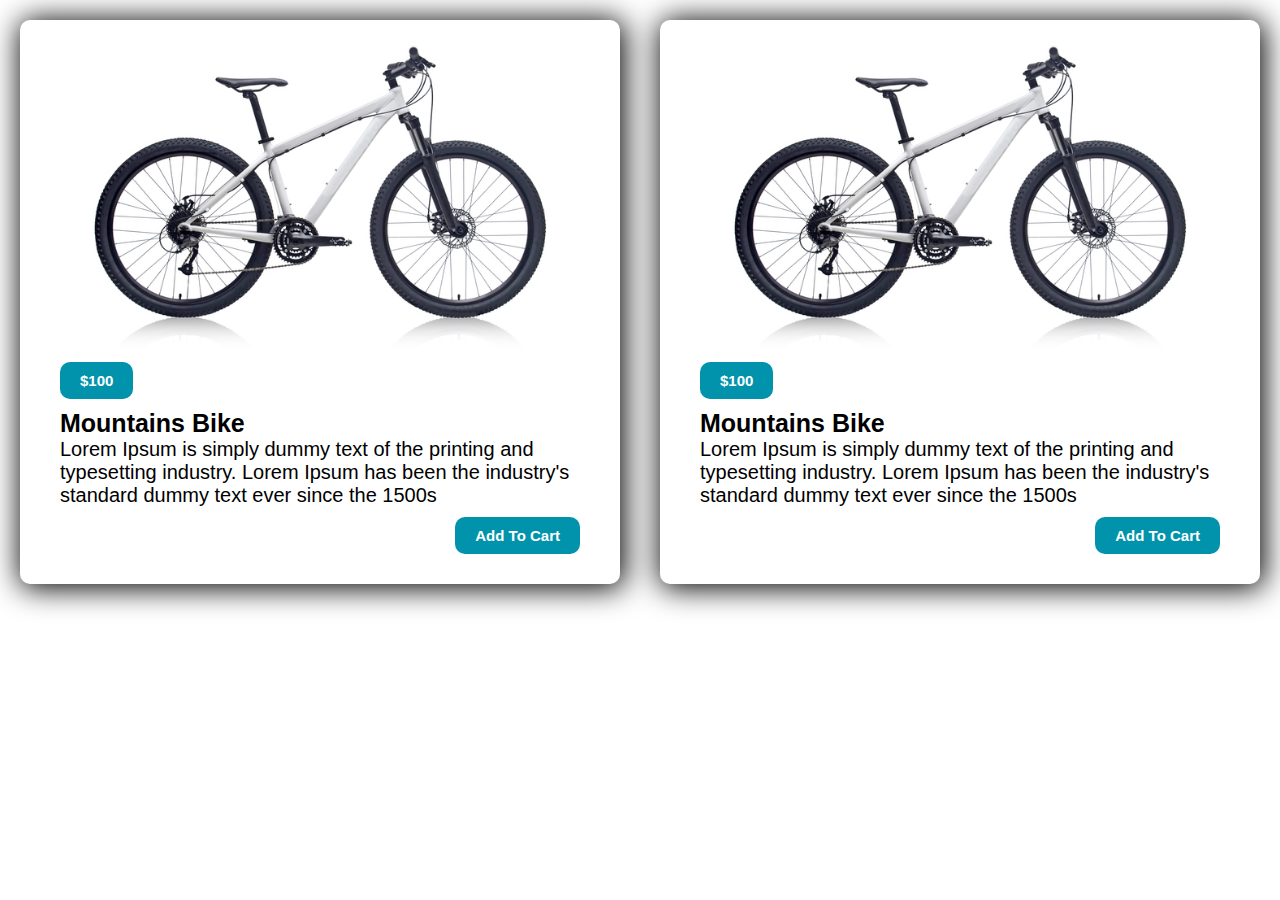
<file: Layout10/index.html>
<!DOCTYPE html>
<html>
  <head>
    <meta charset="UTF-8" />
    <meta name="viewport" content="width=device-width, initial-scale=1.0" />
    <link rel="stylesheet" href="index.css" />
    <title>Profile Cards</title>
  </head>
  <body>
    <div class="product-container">
      <div class="product-card">
        <img
          class="blog_posts_post--image"
          src="assets/22.jpg"
          loading="lazy"
        />
        <div class="price-label">
          <p class="blog_posts_post--date">$100</p>
        </div>
        <p class="product-name">Mountains Bike</p>
        <p class="product-description">
          Lorem Ipsum is simply dummy text of the printing and typesetting
          industry. Lorem Ipsum has been the industry's standard dummy text ever
          since the 1500s
        </p>
        <div class="add-to-cart">
          <a href="#">Add To Cart</a>
        </div>
      </div>
      <div class="product-card">
        <img
          class="blog_posts_post--image"
          src="assets/22.jpg"
          loading="lazy"
        />
        <div class="price-label">
          <p class="blog_posts_post--date">$100</p>
        </div>
        <p class="product-name">Mountains Bike</p>
        <p class="product-description">
          Lorem Ipsum is simply dummy text of the printing and typesetting
          industry. Lorem Ipsum has been the industry's standard dummy text ever
          since the 1500s
        </p>
        <div class="add-to-cart">
          <a href="#">Add To Cart</a>
        </div>
      </div>
    </div>
  </body>
</html>
</file>
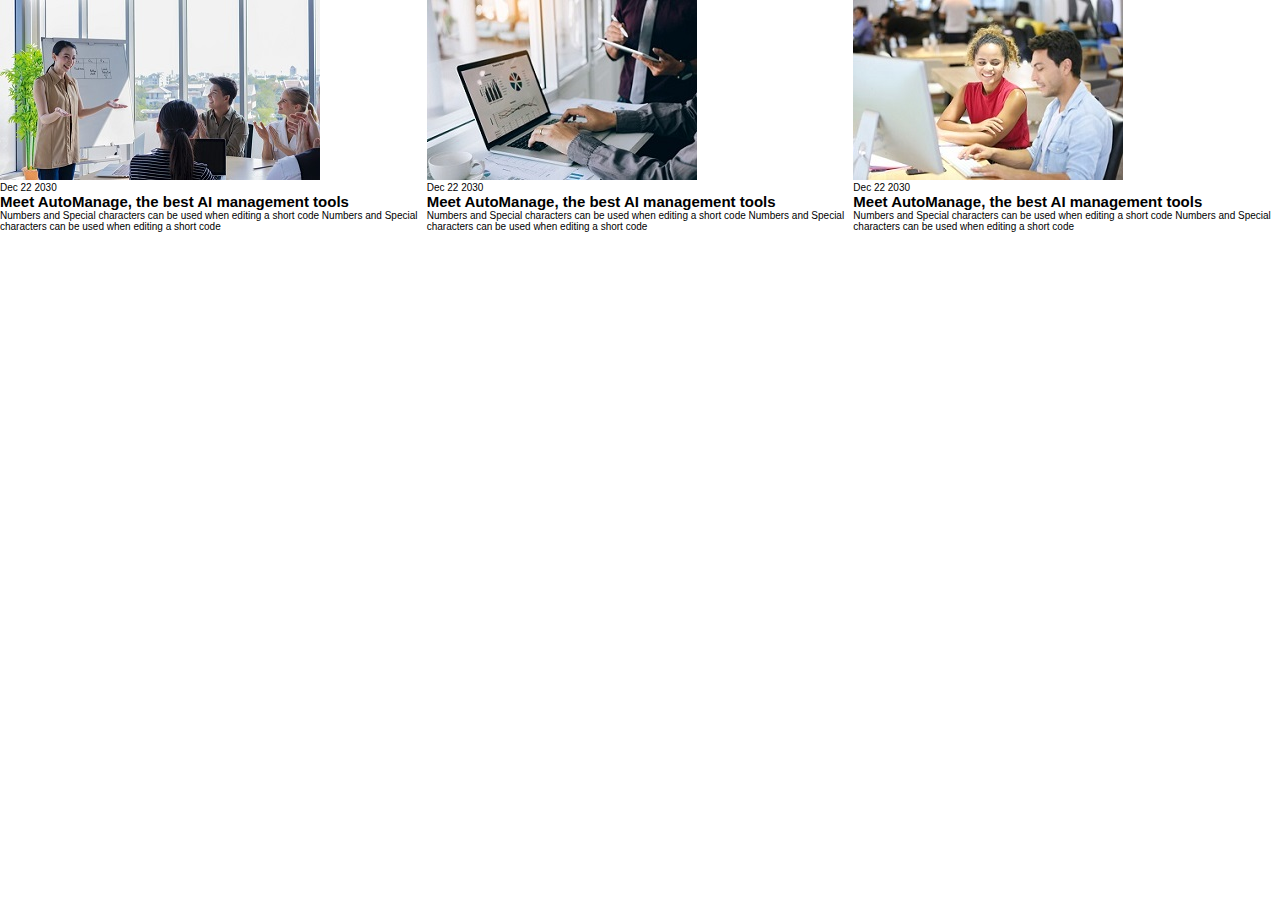
<file: flexboxes/Layout01/index.html>
<!DOCTYPE html>
<html>
  <head>
    <meta charset="UTF-8" />
    <meta name="viewport" content="width=device-width, initial-scale=1.0" />
    <link rel="stylesheet" href="index.css" />
    <title>Blog Posts Side By Side</title>
  </head>
  <body>
    <div class="blog-posts">
      <article class="blog_posts_post">
        <img
          class="blog_posts_post--image"
          src="assets//4.1.jpg"
          loading="lazy"
        />
        <p class="blog_posts_post--date">Dec 22 2030</p>
        <h2 class="blog_posts_post--heading">
          Meet AutoManage, the best AI management tools
        </h2>
        <p class="blog_posts_post--description">
          Numbers and Special characters can be used when editing a short code
          Numbers and Special characters can be used when editing a short code
        </p>
      </article>
      <article class="blog_posts_post">
        <img
          class="blog_posts_post--image"
          src="assets//4.2.jpg"
          loading="lazy"
        />
        <p class="blog_posts_post--date">Dec 22 2030</p>
        <h2 class="blog_posts_post--heading">
          Meet AutoManage, the best AI management tools
        </h2>
        <p class="blog_posts_post--description">
          Numbers and Special characters can be used when editing a short code
          Numbers and Special characters can be used when editing a short code
        </p>
      </article>
      <article class="blog_posts_post">
        <img
          class="blog_posts_post--image"
          src="assets//4.3.jpg"
          loading="lazy"
        />
        <p class="blog_posts_post--date">Dec 22 2030</p>
        <h2 class="blog_posts_post--heading">
          Meet AutoManage, the best AI management tools
        </h2>
        <p class="blog_posts_post--description">
          Numbers and Special characters can be used when editing a short code
          Numbers and Special characters can be used when editing a short code
        </p>
      </article>
    </div>
  </body>
</html>
</file>
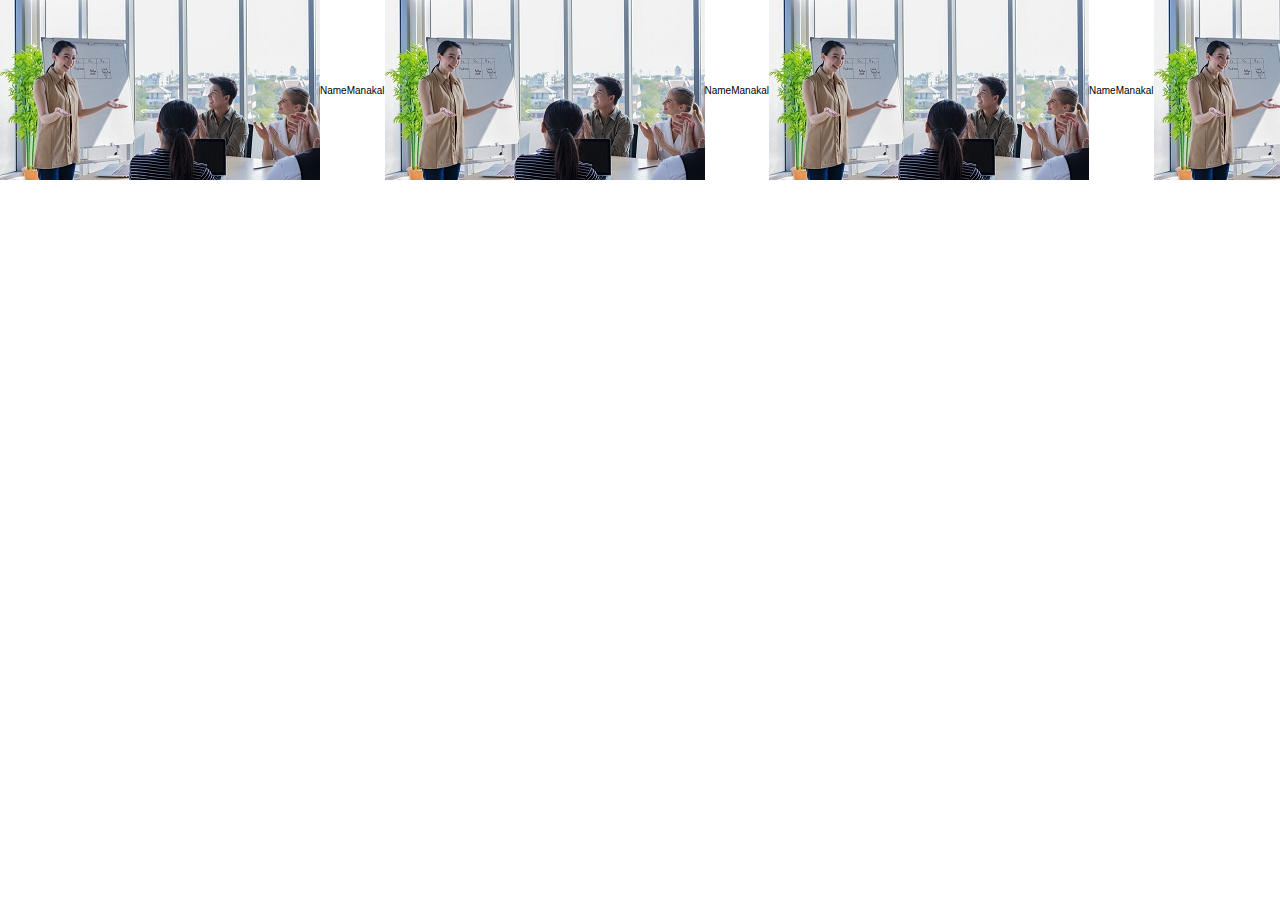
<file: flexboxes/Layout03/index.html>
<!DOCTYPE html>
<html>
  <head>
    <meta charset="UTF-8" />
    <meta name="viewport" content="width=device-width, initial-scale=1.0" />
    <link rel="stylesheet" href="index.css" />
    <title>Profile Cards</title>
  </head>
  <body>
    <div class="profile-card-container">
      <div class="profile-card">
        <img
          class="blog_posts_post--image"
          src="assets//4.1.jpg"
          loading="lazy"
        />
        <div class="profile-info">
          <p class="blog_posts_post--date">Name</p>
          <p class="blog_posts_post--date">Manakal</p>
        </div>
      </div>
      <div class="profile-card">
        <img
          class="blog_posts_post--image"
          src="assets//4.1.jpg"
          loading="lazy"
        />
        <div class="profile-info">
          <p class="blog_posts_post--date">Name</p>
          <p class="blog_posts_post--date">Manakal</p>
        </div>
      </div>
      <div class="profile-card">
        <img
          class="blog_posts_post--image"
          src="assets//4.1.jpg"
          loading="lazy"
        />
        <div class="profile-info">
          <p class="blog_posts_post--date">Name</p>
          <p class="blog_posts_post--date">Manakal</p>
        </div>
      </div>
      <div class="profile-card">
        <img
          class="blog_posts_post--image"
          src="assets//4.1.jpg"
          loading="lazy"
        />
        <div class="profile-info">
          <p class="blog_posts_post--date">Name</p>
          <p class="blog_posts_post--date">Manakal</p>
        </div>
      </div>
    </div>
  </body>
</html>
</file>
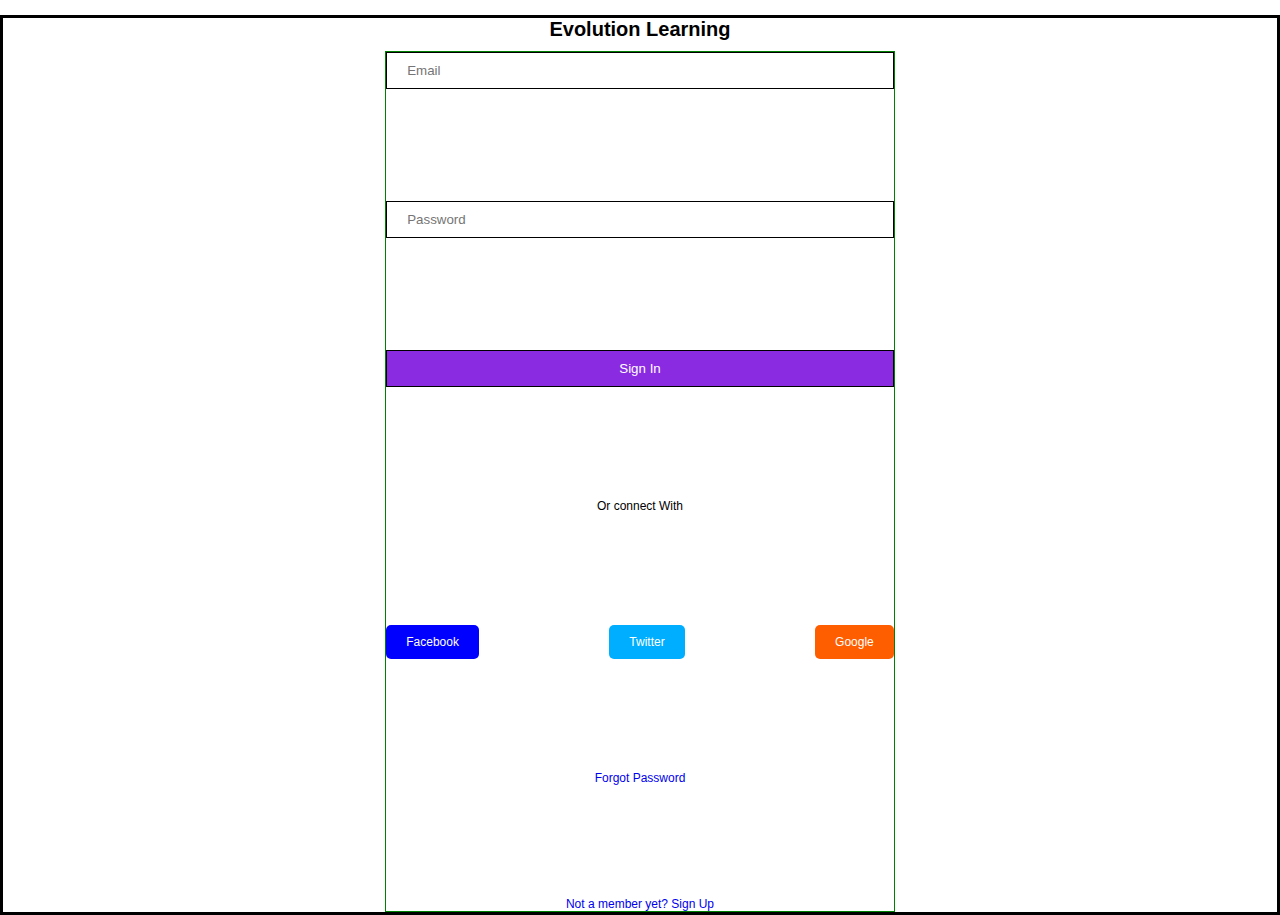
<file: flexboxes/Layout04/index.html>
<!DOCTYPE html>
<html>
  <head>
    <meta charset="UTF-8" />
    <meta name="viewport" content="width=device-width, initial-scale=1.0" />
    <link rel="stylesheet" href="index.css" />
    <title>SignUp</title>
  </head>
  <body>
    <section class="section">
      <h1>Evolution Learning</h1>
        <form class="signUp-Form">
            <input type = "text" placeholder="Email">
            <input type = "text" placeholder="Password">
            <input type="submit" value="Sign In"></input>
            <p>Or connect With</p>
            <!-- <div class="buttons"> -->
              <ul>
                <li>Facebook</li>
                <li>Twitter</li>
                <li>Google</li>
            </ul>
            <!-- </div> -->
            <a href="#">Forgot Password</a>
            <a href="#">Not a member yet? Sign Up</a>
        </form>
    </section>
  </body>
</html>
</file>
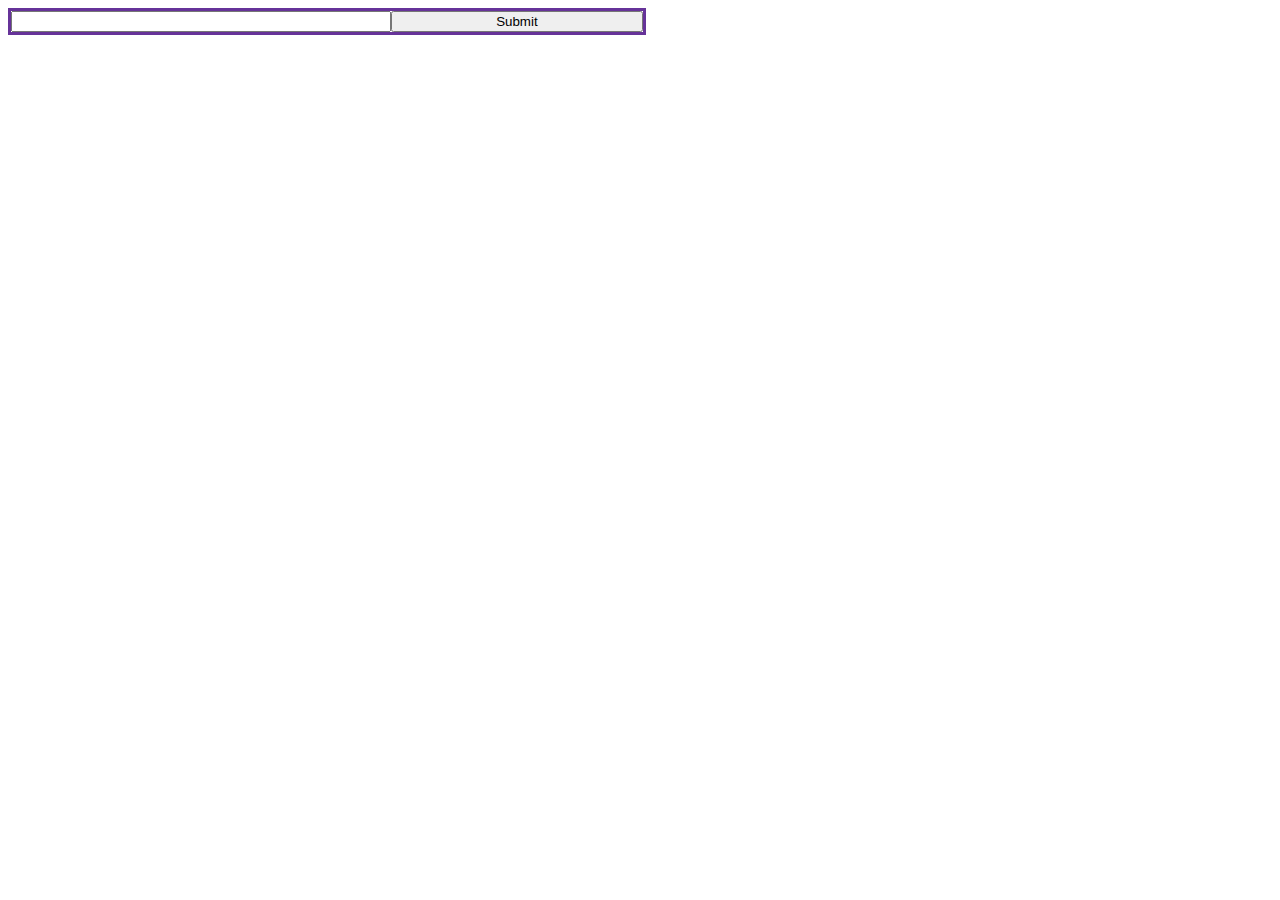
<file: flexboxes/Layout06/index.html>
<!DOCTYPE html>
<html>
  <head>
    <meta charset="UTF-8" />
    <meta name="viewport" content="width=device-width, initial-scale=1.0" />
    <link rel="stylesheet" href="index.css" />
    <title>SignUp</title>
  </head>
  <body>
    <form>
      <input type="email" />
      <input type="submit" />
    </form>
  </body>
</html>
</file>
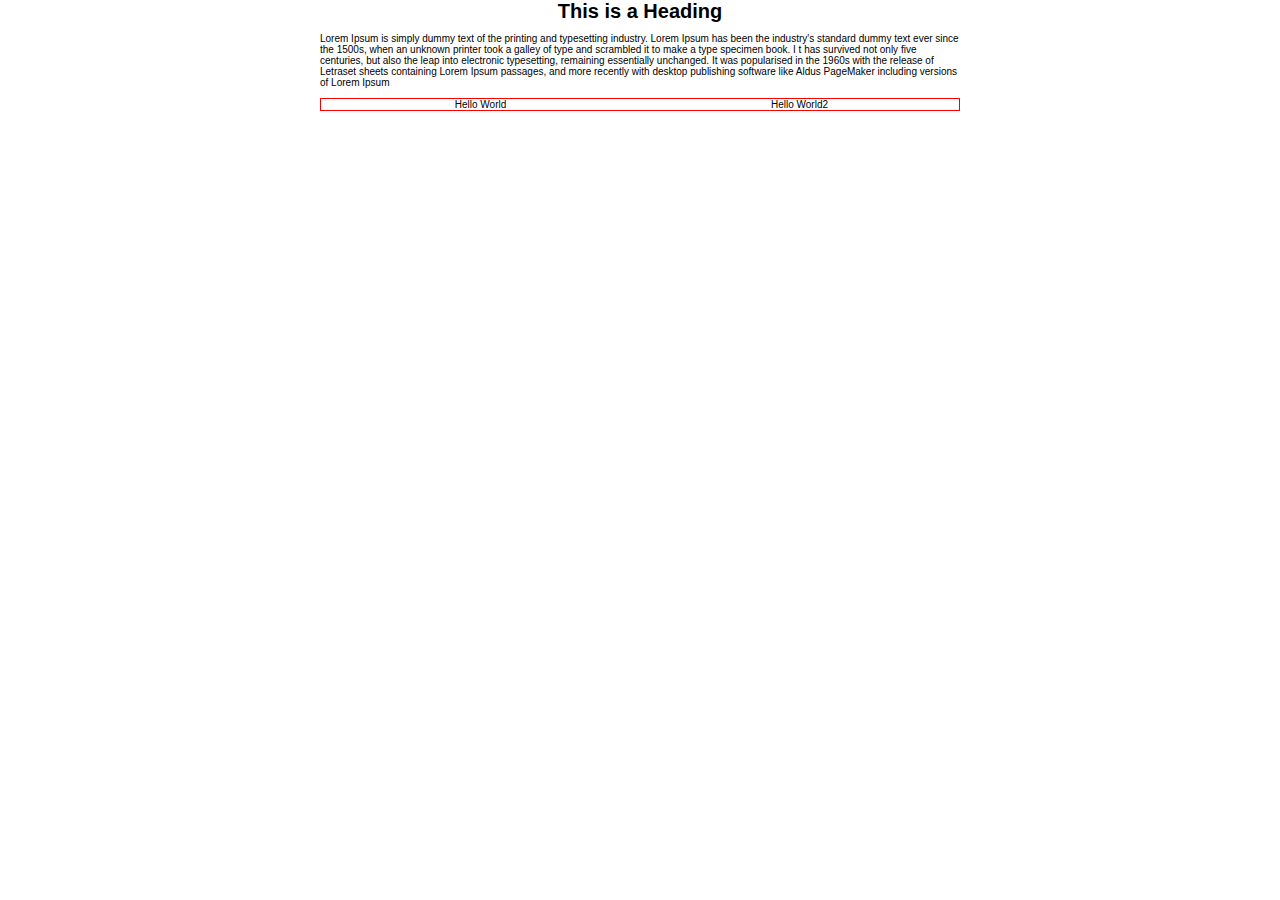
<file: flexboxes/Layout07/index.html>
<!DOCTYPE html>
<html>
  <head>
    <meta charset="UTF-8" />
    <meta name="viewport" content="width=device-width, initial-scale=1.0" />
    <link rel="stylesheet" href="index.css" />
    <title>SignUp</title>
  </head>
  <body>
    <section>
      <h1>This is a Heading</h1>
      <p>
        Lorem Ipsum is simply dummy text of the printing and typesetting
        industry. Lorem Ipsum has been the industry's standard dummy text ever
        since the 1500s, when an unknown printer took a galley of type and
        scrambled it to make a type specimen book. I t has survived not only
        five centuries, but also the leap into electronic typesetting, remaining
        essentially unchanged. It was popularised in the 1960s with the release
        of Letraset sheets containing Lorem Ipsum passages, and more recently
        with desktop publishing software like Aldus PageMaker including versions
        of Lorem Ipsum
      </p>
      <div>
        <a> Hello World </a>
        <a> Hello World2 </a>
      </div>
    </section>
  </body>
</html>
</file>
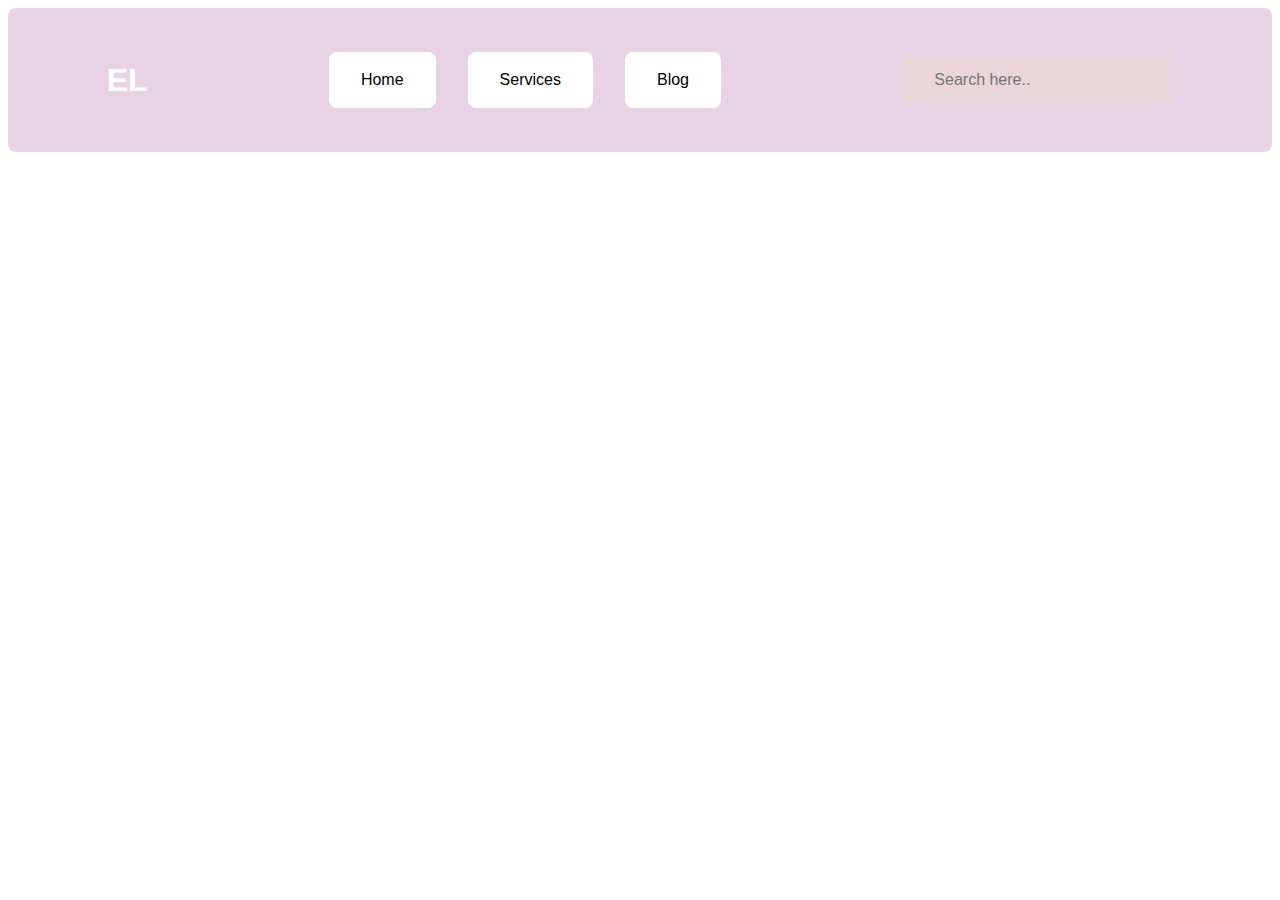
<file: flexboxes/Layout09/index.html>
<!DOCTYPE html>
<html>
  <head>
    <meta charset="UTF-8" />
    <meta name="viewport" content="width=device-width, initial-scale=1.0" />
    <link rel="stylesheet" href="index.css" />
    <title>SignUp</title>
  </head>
  <body>
    <header>
      <h3>EL</h3>
      <nav>
        <a href="#">Home</a>
        <a href="#">Services</a>
        <a href="#">Blog</a>
      </nav>
      <form>
        <input type="search" placeholder="Search here.." />
      </form>
    </header>
  </body>
</html>
</file>
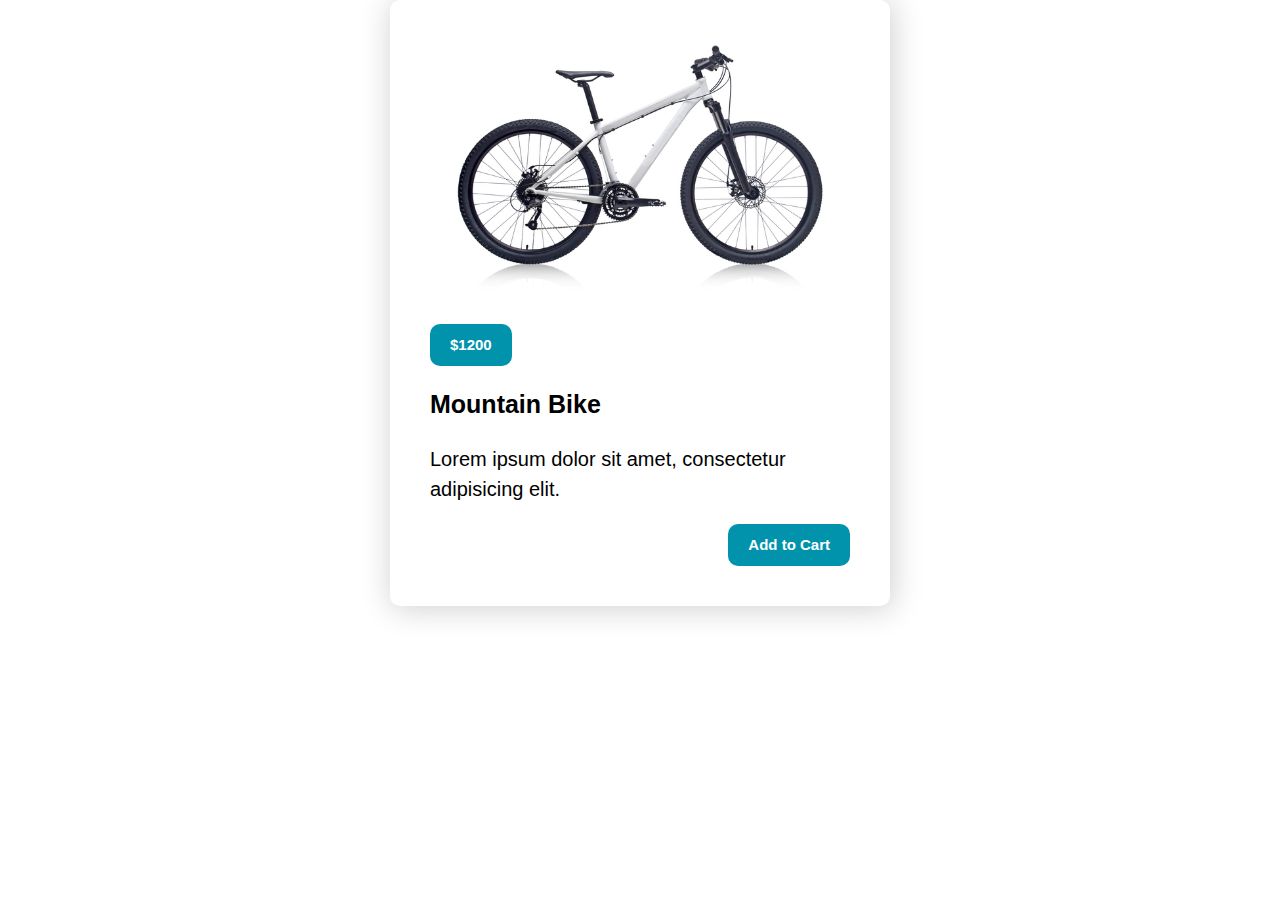
<file: Lessons Answers/css_flexbox_whiteboarding_&_coding_css_layouts/Layout_10_Coding_Product_Card.html>
<!DOCTYPE html>
<html lang="en">
  <head>
    <meta charset="UTF-8" />
    <meta http-equiv="X-UA-Compatible" content="IE=edge" />
    <meta name="viewport" content="width=device-width, initial-scale=1.0" />

    <link rel="stylesheet" href="Layout_10_Coding_Product_Card.css" />
    <title>Product Card</title>
  </head>
  <body>
    <section>
      <figure>
        <img src="images/22.jpg" alt="bike" />
      </figure>

      <p class="price">$1200</p>

      <p class="name">Mountain Bike</p>

      <p class="description">
        Lorem ipsum dolor sit amet, consectetur adipisicing elit.
      </p>

      <a class="cart" href="#">Add to Cart</a>
    </section>
  </body>
</html>
</file>
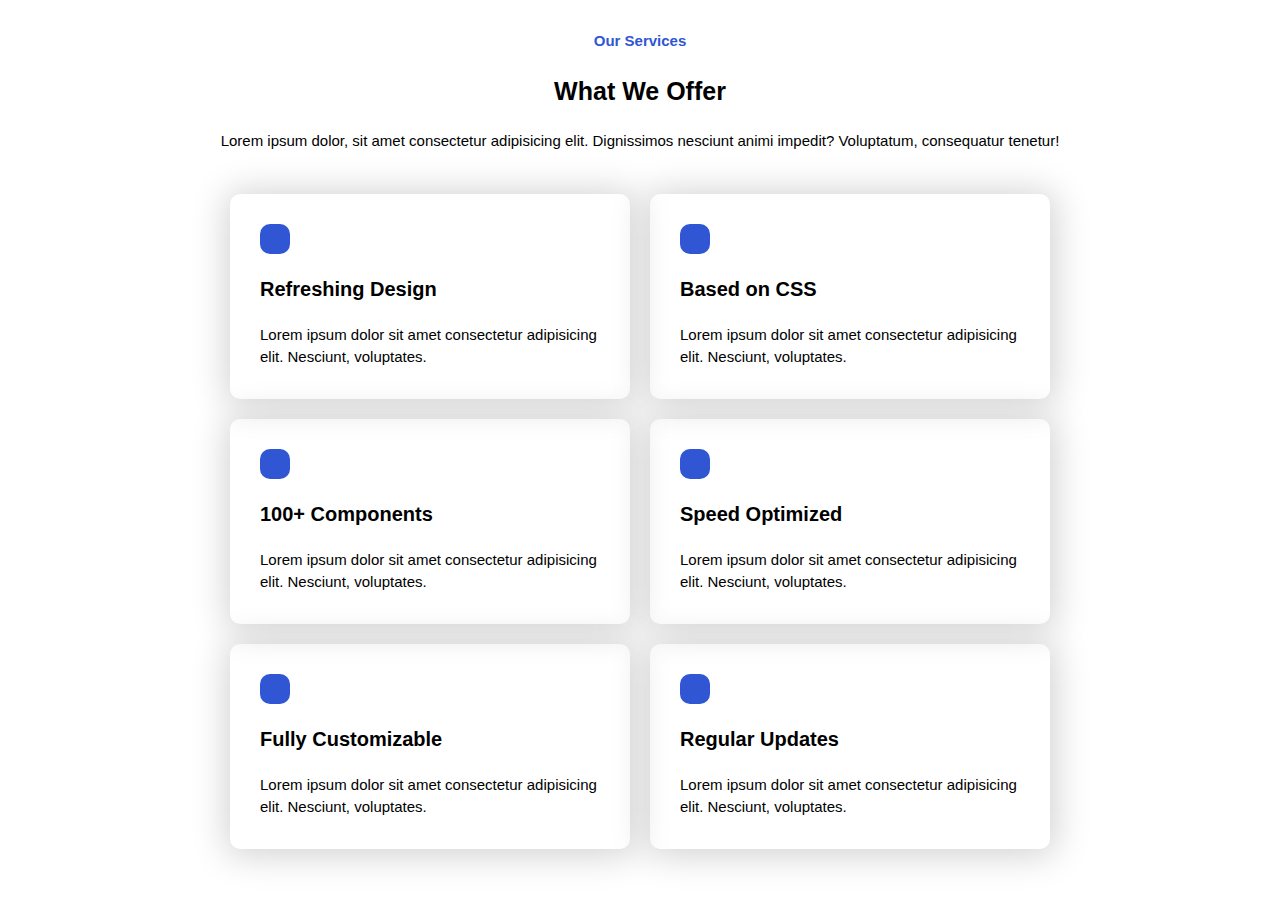
<file: Lessons Answers/css_flexbox_whiteboarding_&_coding_css_layouts/Layout_11_Services.html>
<!DOCTYPE html>
<html lang="en">
  <head>
    <meta charset="UTF-8" />
    <meta http-equiv="X-UA-Compatible" content="IE=edge" />
    <meta name="viewport" content="width=device-width, initial-scale=1.0" />

    <!-- Font Awesome -->
    <link
      rel="stylesheet"
      href="https://cdnjs.cloudflare.com/ajax/libs/font-awesome/6.1.1/css/all.min.css"
      integrity="sha512-KfkfwYDsLkIlwQp6LFnl8zNdLGxu9YAA1QvwINks4PhcElQSvqcyVLLD9aMhXd13uQjoXtEKNosOWaZqXgel0g=="
      crossorigin="anonymous"
      referrerpolicy="no-referrer"
    />

    <link rel="stylesheet" href="Layout_11_Services.css" />
    <title>Services</title>
  </head>
  <body>
    <section class="services">
      <h6 class="mini-title">Our Services</h6>

      <h2 class="title">What We Offer</h2>

      <p class="para">
        Lorem ipsum dolor, sit amet consectetur adipisicing elit. Dignissimos
        nesciunt animi impedit? Voluptatum, consequatur tenetur!
      </p>

      <div class="service-cards">
        <div class="service-card">
          <i class="fa-solid fa-shapes"></i>

          <h3>Refreshing Design</h3>

          <p>
            Lorem ipsum dolor sit amet consectetur adipisicing elit. Nesciunt,
            voluptates.
          </p>
        </div>

        <div class="service-card">
          <i class="fa-brands fa-css3-alt"></i>

          <h3>Based on CSS</h3>

          <p>
            Lorem ipsum dolor sit amet consectetur adipisicing elit. Nesciunt,
            voluptates.
          </p>
        </div>

        <div class="service-card">
          <i class="fa-solid fa-cubes-stacked"></i>

          <h3>100+ Components</h3>

          <p>
            Lorem ipsum dolor sit amet consectetur adipisicing elit. Nesciunt,
            voluptates.
          </p>
        </div>

        <div class="service-card">
          <i class="fa-solid fa-gauge-simple-high"></i>

          <h3>Speed Optimized</h3>

          <p>
            Lorem ipsum dolor sit amet consectetur adipisicing elit. Nesciunt,
            voluptates.
          </p>
        </div>

        <div class="service-card">
          <i class="fa-solid fa-table-cells"></i>

          <h3>Fully Customizable</h3>

          <p>
            Lorem ipsum dolor sit amet consectetur adipisicing elit. Nesciunt,
            voluptates.
          </p>
        </div>

        <div class="service-card">
          <i class="fa-solid fa-angles-up"></i>

          <h3>Regular Updates</h3>

          <p>
            Lorem ipsum dolor sit amet consectetur adipisicing elit. Nesciunt,
            voluptates.
          </p>
        </div>
      </div>
    </section>
  </body>
</html>
</file>
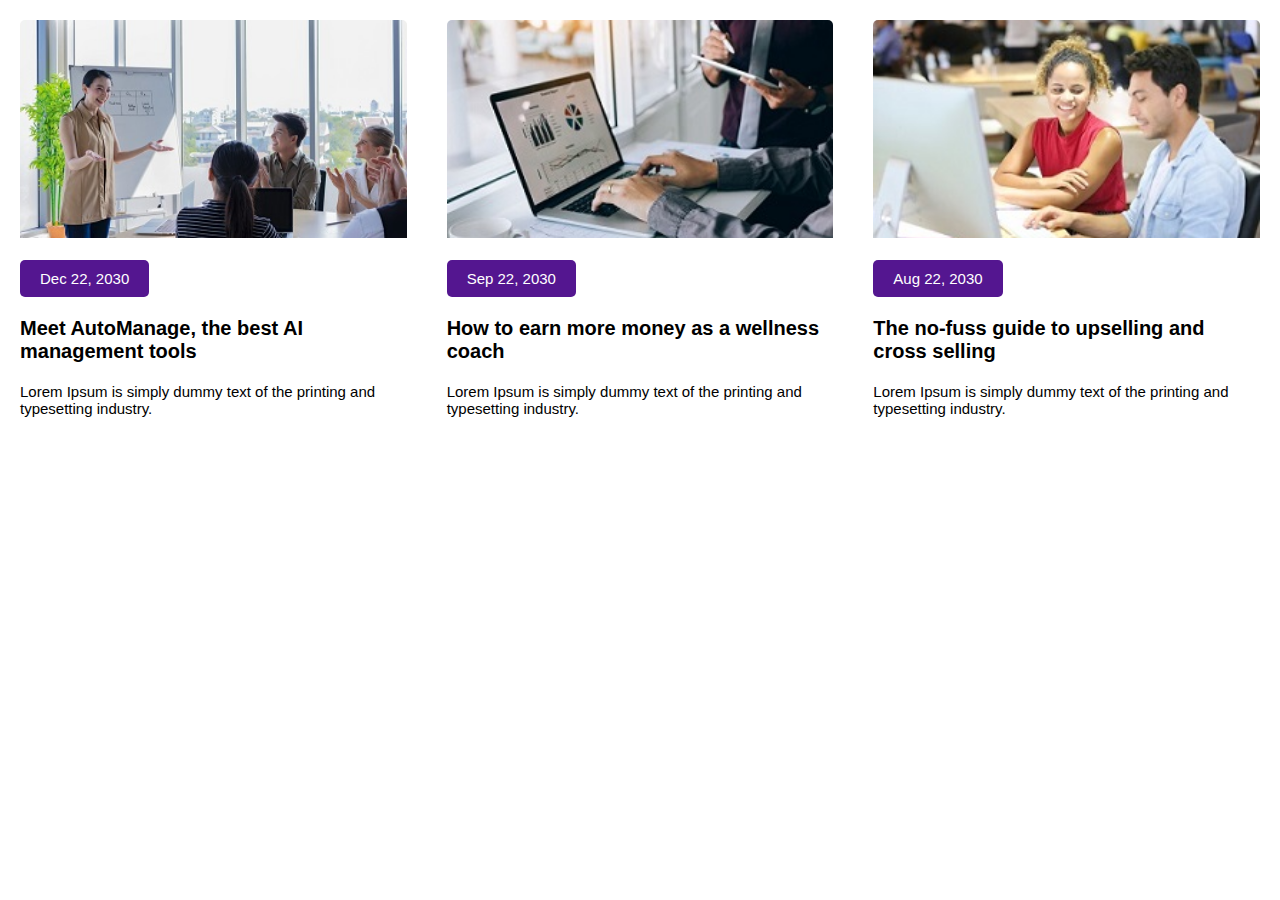
<file: Lessons Answers/css_flexbox_whiteboarding_&_coding_css_layouts/Layout_1_Coding_Blog_Posts_Side_by_Side.html>
<!DOCTYPE html>
<html lang="en">
  <head>
    <meta charset="UTF-8" />
    <meta http-equiv="X-UA-Compatible" content="IE=edge" />
    <meta name="viewport" content="width=device-width, initial-scale=1.0" />

    <link rel="stylesheet" href="Layout_1_Coding_Blog_Posts_Side_by_Side.css" />
    <title>Blogs Posts Side by Side</title>
  </head>
  <body>
    <main class="blog-posts">
      <article class="blog-posts__post">
        <img
          class="blog-posts__post--img"
          loading="lazy"
          src="images/4.1.jpg"
          alt="presentation"
        />

        <p class="blog-posts__post--date">Dec 22, 2030</p>

        <h2 class="blog-posts__post--title">
          Meet AutoManage, the best AI management tools
        </h2>

        <p class="blog-posts__post--description">
          Lorem Ipsum is simply dummy text of the printing and typesetting
          industry.
        </p>
      </article>

      <article class="blog-posts__post">
        <img
          class="blog-posts__post--img"
          loading="lazy"
          src="images/4.2.jpg"
          alt="presentation"
        />

        <p class="blog-posts__post--date">Sep 22, 2030</p>

        <h2 class="blog-posts__post--title">
          How to earn more money as a wellness coach
        </h2>

        <p class="blog-posts__post--description">
          Lorem Ipsum is simply dummy text of the printing and typesetting
          industry.
        </p>
      </article>

      <article class="blog-posts__post">
        <img
          class="blog-posts__post--img"
          loading="lazy"
          src="images/4.3.jpg"
          alt="presentation"
        />

        <p class="blog-posts__post--date">Aug 22, 2030</p>

        <h2 class="blog-posts__post--title">
          The no-fuss guide to upselling and cross selling
        </h2>

        <p class="blog-posts__post--description">
          Lorem Ipsum is simply dummy text of the printing and typesetting
          industry.
        </p>
      </article>
    </main>
  </body>
</html>
</file>
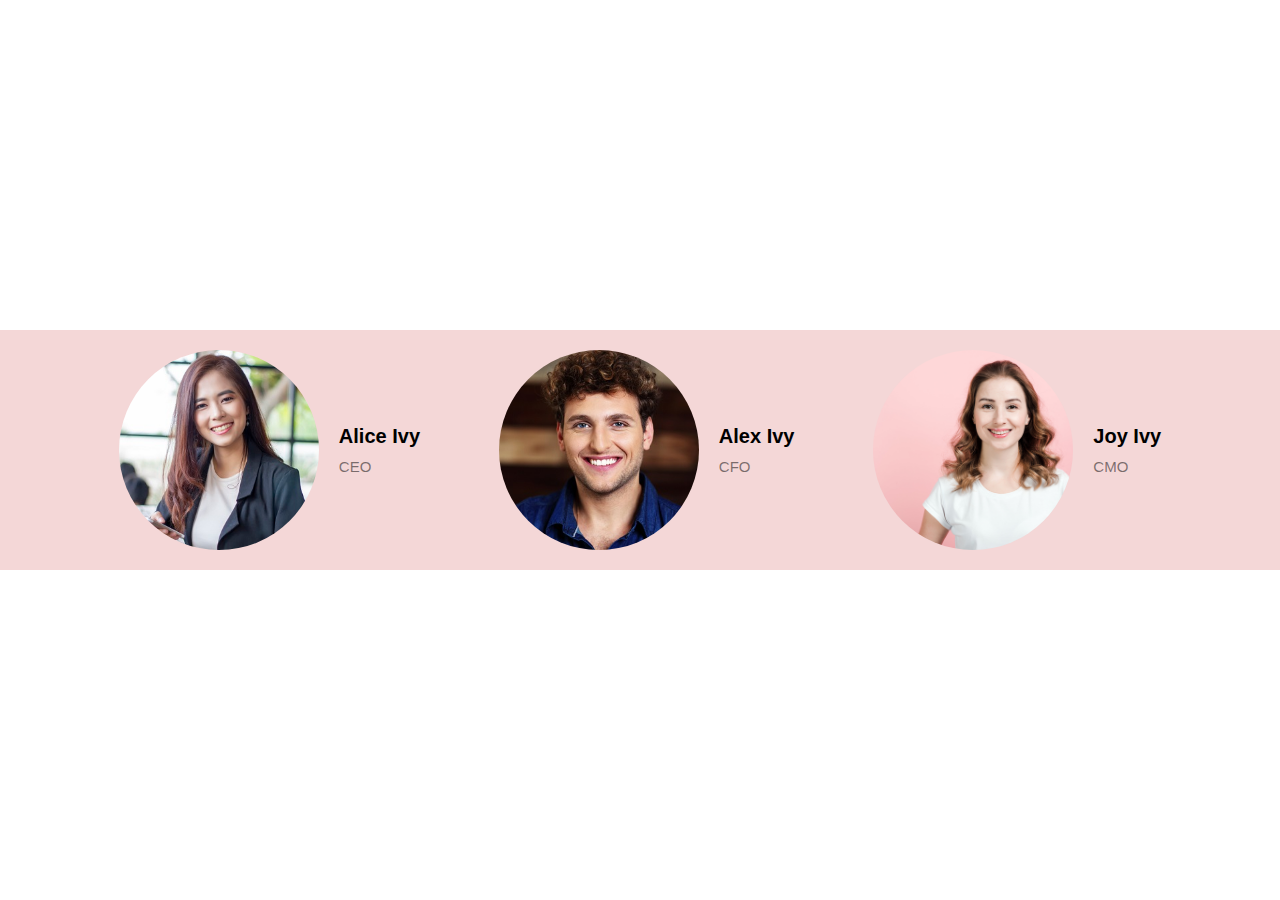
<file: Lessons Answers/css_flexbox_whiteboarding_&_coding_css_layouts/Layout_3_Coding_Profile_Card.html>
<!DOCTYPE html>
<html lang="en">
  <head>
    <meta charset="UTF-8" />
    <meta http-equiv="X-UA-Compatible" content="IE=edge" />
    <meta name="viewport" content="width=device-width, initial-scale=1.0" />
    <link rel="stylesheet" href="Layout_3_Coding_Profile_Card.css" />
    <title>Profile Card</title>
  </head>
  <body>
    <main class="profile-cards">
      <section class="profile-cards__card">
        <img
          class="profile-cards__card--img"
          loading="lazy"
          src="images/8.1.jpg"
          alt="Profile"
        />

        <div class="profile-cards__card--info">
          <p class="profile-cards__card--info__name">Alice Ivy</p>
          <p class="profile-cards__card--info__role">CEO</p>
        </div>
      </section>

      <section class="profile-cards__card">
        <img
          class="profile-cards__card--img"
          loading="lazy"
          src="images/8.2.jpg"
          alt="Profile"
        />

        <div class="profile-cards__card--info">
          <p class="profile-cards__card--info__name">Alex Ivy</p>
          <p class="profile-cards__card--info__role">CFO</p>
        </div>
      </section>

      <section class="profile-cards__card">
        <img
          class="profile-cards__card--img"
          loading="lazy"
          src="images/8.3.jpg"
          alt="Profile"
        />

        <div class="profile-cards__card--info">
          <p class="profile-cards__card--info__name">Joy Ivy</p>
          <p class="profile-cards__card--info__role">CMO</p>
        </div>
      </section>
    </main>
  </body>
</html>
</file>
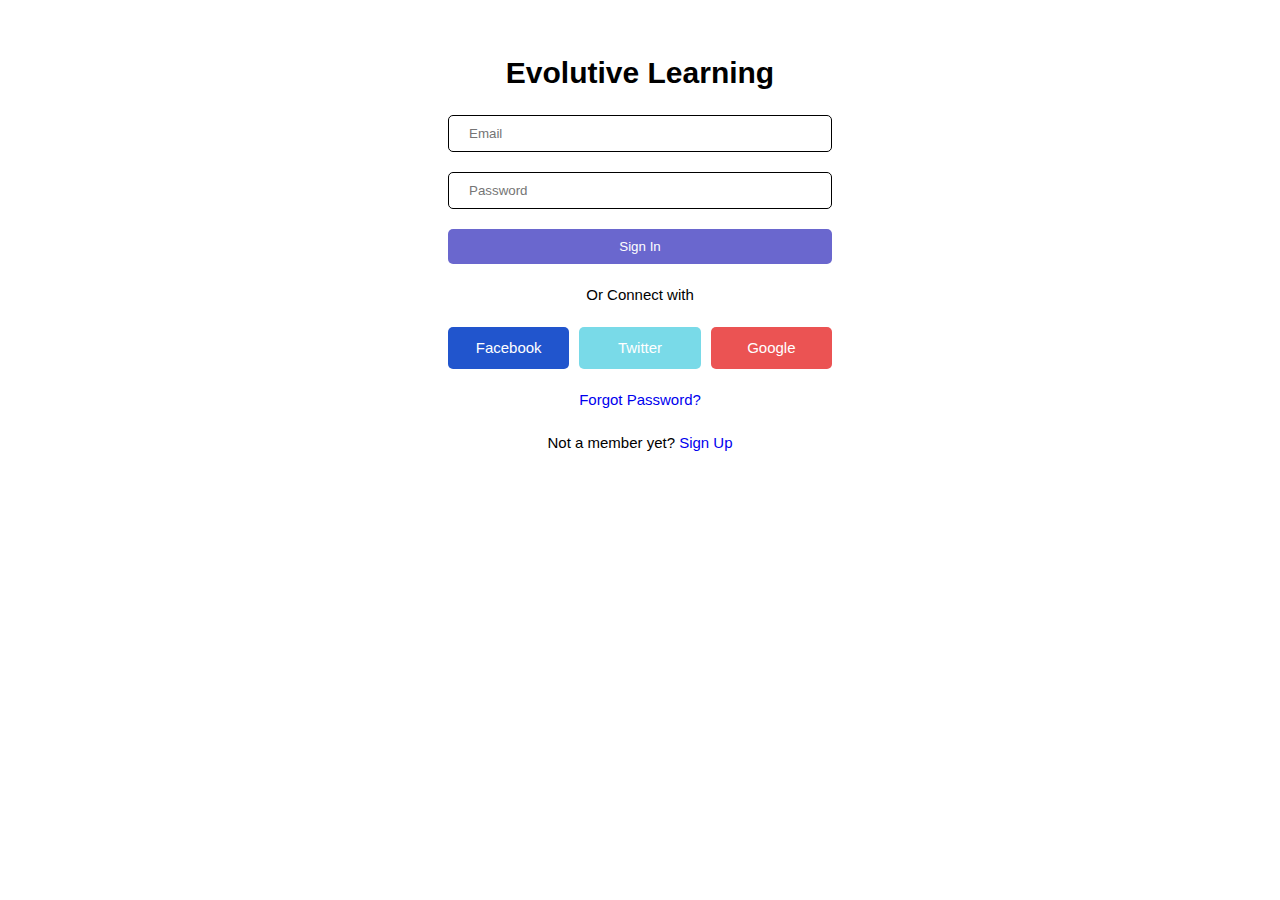
<file: Lessons Answers/css_flexbox_whiteboarding_&_coding_css_layouts/Layout_4_Coding_Sign_In_Page.html>
<!DOCTYPE html>
<html lang="en">
  <head>
    <meta charset="UTF-8" />
    <meta http-equiv="X-UA-Compatible" content="IE=edge" />
    <meta name="viewport" content="width=device-width, initial-scale=1.0" />

    <link rel="stylesheet" href="Layout_4_Coding_Sign_In_Page.css" />
    <title>Sign In Page</title>
  </head>
  <body>
    <section>
      <h2>Evolutive Learning</h2>

      <form>
        <input type="email" placeholder="Email" />
        <input type="password" placeholder="Password" />
        <input type="submit" value="Sign In" />

        <p>Or Connect with</p>

        <ul>
          <li><a href="#">Facebook</a></li>
          <li><a href="#">Twitter</a></li>
          <li><a href="#">Google</a></li>
        </ul>

        <a href="#">Forgot Password?</a>

        <p>Not a member yet? <a href="#">Sign Up</a></p>
      </form>
    </section>
  </body>
</html>
</file>
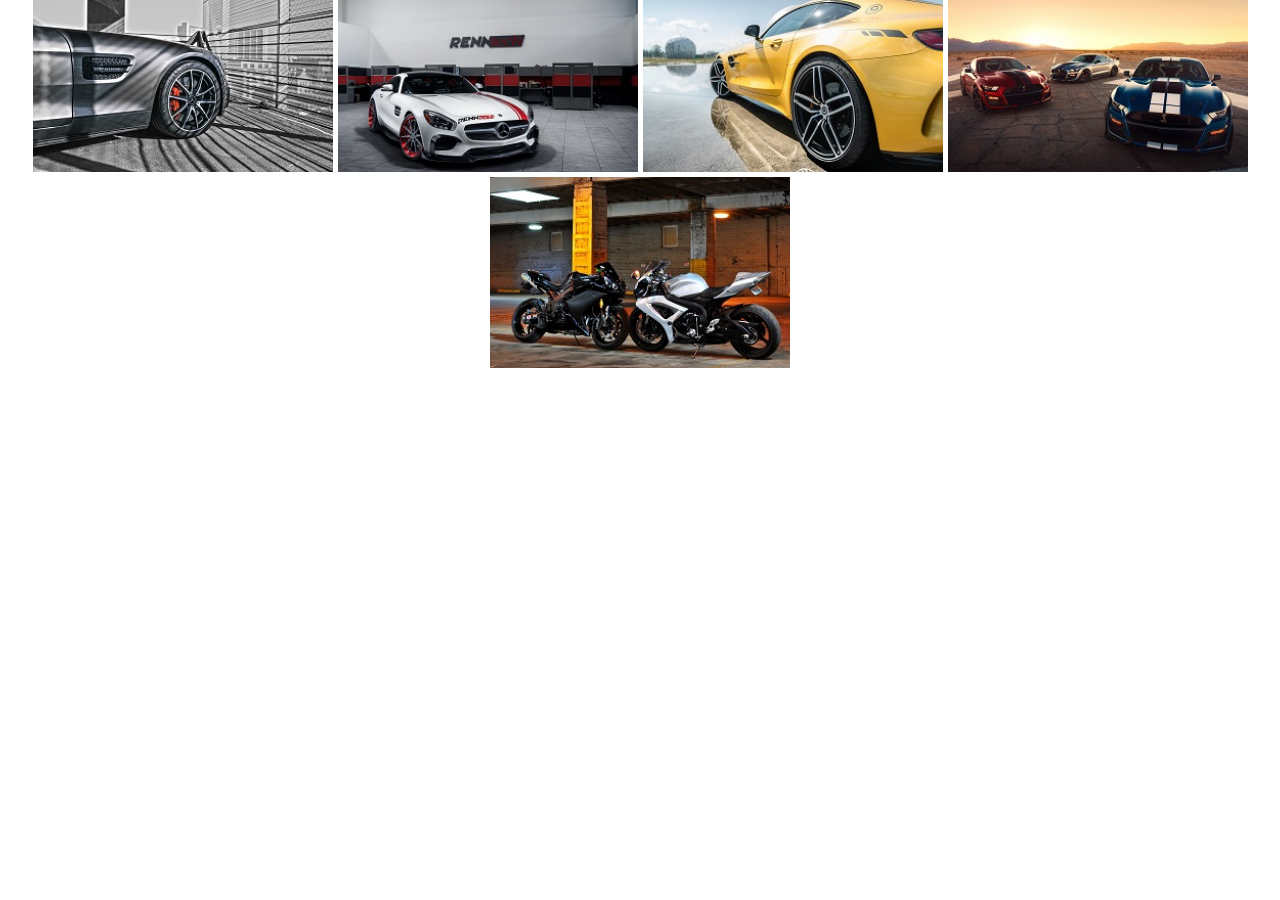
<file: Lessons Answers/css_flexbox_whiteboarding_&_coding_css_layouts/Layout_5_Coding_Responsive_Gallery.html>
<!DOCTYPE html>
<html lang="en">
  <head>
    <meta charset="UTF-8" />
    <meta http-equiv="X-UA-Compatible" content="IE=edge" />
    <meta name="viewport" content="width=device-width, initial-scale=1.0" />
    <link rel="stylesheet" href="Layout_5_Coding_Responsive_Gallery.css" />
    <title>Responsive Gallery</title>
  </head>
  <body>
    <section>
      <figure><img src="images/12.1.jpg" alt="car" /></figure>
      <figure><img src="images/12.2.jpg" alt="car" /></figure>
      <figure><img src="images/12.3.jpg" alt="car" /></figure>
      <figure><img src="images/12.4.jpg" alt="car" /></figure>
      <figure><img src="images/12.5.jpg" alt="car" /></figure>
    </section>
  </body>
</html>
</file>
<file: Layout10/index.css>
* {
  margin: 0;
  padding: 0;
  box-sizing: border-box;
}

:root {
  font-size: 10px;
  font-family: Arial, Helvetica, sans-serif;
}

.product-container {
  display: flex;
  justify-content: space-between;
}

.product-card {
  display: flex;
  flex-direction: column;
  box-shadow: 2px 2px 30px 2px;
  padding: 2rem 4rem;
  border-radius: 1rem;
  margin: 2rem;
}

img {
  height: 100%;
  width: 100%;
  object-fit: cover;
}

.price-label {
  align-self: flex-start;
  font-weight: bold;
  font-size: 1.5rem;
  padding: 1rem 2rem;
  background-color: #0093ab;
  border-radius: 1rem;
  color: white;
  margin-bottom: 1rem;
}

.product-name {
  font-size: 2.5rem;
  font-weight: 900;
}

.product-description {
  font-size: 2rem;
}

.add-to-cart {
  align-self: flex-end;
  font-weight: bold;
  padding: 1rem 2rem;
  background-color: #0093ab;
  border-radius: 1rem;
  margin-bottom: 1rem;
  margin-top: 1rem;
  font-size: 1.5rem;
}

a {
  text-decoration: none;
  color: white;
}
</file>
<file: flexboxes/Layout01/index.css>
* {
  margin: 0;
  padding: 0;
  box-sizing: border-box;
}

:root {
  font-size: 10px;
  font-family: Arial, Helvetica, sans-serif;
}

.blog-posts {
  display: flex;
  flex-direction: row;
}
</file>
<file: flexboxes/Layout03/index.css>
* {
  margin: 0;
  padding: 0;
  box-sizing: border-box;
}

:root {
  font-size: 10px;
  font-family: Arial, Helvetica, sans-serif;
}

.profile-card-container {
  display: flex;
  justify-content: space-between;
}

.profile-card {
  display: flex;
}

.profile-info {
  display: flex;
  align-items: center;
}
</file>
<file: flexboxes/Layout04/index.css>
* {
  margin: 0;
  padding: 0;
  box-sizing: border-box;
}

:root {
  font-size: 10px;
  font-family: Arial, Helvetica, sans-serif;
}
h1 {
  font-size: 2rem;
  margin-bottom: 1rem;
}

section {
  margin-top: 1.5rem;
  display: flex;
  flex-direction: column;
  align-items: center;
  border: 3px solid black;
  height: 100vh;
}

.signUp-Form {
  display: flex;
  flex-direction: column;
  gap: 1rem;
  border: 1px solid green;
  width: 40%;
  height: 100%;
  justify-content: space-between;
}

.buttons {
  display: flex;
  flex-direction: column;
  justify-content: end;
  border: 1px solid red;
  height: 100%;
}

ul {
  display: flex;
  justify-content: space-between;
  gap: 1rem;
  list-style: none;
}

li {
  padding: 1rem 2rem;
  list-style: none;
  color: rgb(255, 255, 255);
  border-radius: 0.5rem;
  width: 33.33;
  font-size: 1.2rem;
}

ul li:first-child {
  background-color: blue;
}

ul li:nth-child(2) {
  background-color: rgb(0, 174, 255);
}

ul li:last-child {
  background-color: rgb(255, 94, 0);
}

input {
  border: none;
  background: none;
  outline: none;
  padding: 1rem 2rem;
  border: 1px solid black;
  border-radius: 0.5 rem;
}

input[type="submit"] {
  cursor: pointer;
  color: white;
  background-color: blueviolet;
  cursor: pointer;
}

p,
a {
  text-align: center;
  text-decoration: none;
  font-size: 1.2rem;
}
</file>
<file: flexboxes/Layout06/index.css>
form {
  display: flex;
  width: 50%;
  border: 3px solid rebeccapurple;
}

input[type="email"] {
  flex-grow: 1;
}

input[type="submit"] {
  flex-grow: 1;
}
</file>
<file: flexboxes/Layout07/index.css>
* {
  margin: 0;
  padding: 0;
  box-sizing: border-box;
}

:root {
  font-size: 10px;
  font-family: Arial, Helvetica, sans-serif;
}

section {
  display: flex;
  flex-direction: column;
  width: 50%;
  margin: auto;
}

h1 {
  text-align: center;
}

p {
  margin-top: 1rem;
}

div {
  margin-top: 1rem;
  display: flex;
  border: 1px solid red;
}

a {
  flex-basis: 50%;
  text-align: center;
}
</file>
<file: flexboxes/Layout09/index.css>
body {
  font-family: Arial, Helvetica, sans-serif;
  line-height: 1.5;
}

header {
  background-color: #8273;
  padding: 1rem;
  border-radius: 0.5rem;

  display: flex;
  align-items: center;
  justify-content: space-around;
  gap: 1rem;
  flex-wrap: wrap;
}

h3 {
  color: white;
  font-size: 2rem;
}

nav {
  flex-basis: 30%;
  display: flex;
  gap: 2rem;
}

nav a {
  text-decoration: none;
  text-align: center;
  background-color: white;
  color: black;
  padding: 1rem 2rem;
  border-radius: 0.5rem;
  font-size: 1rem;

  /*
    flex-grow:1;
    flex-shrink:1;
    flex-basis:0%

    All the above properties can be defined with single property flex
    flex: 1 1 0%;
  */
  flex: 1 1 0%;
}

input {
  padding: 1rem 2rem;
  border-radius: 0.5rem;
  border: none;
  background: none;
  outline: none;
  background-color: #e9d5da;
  font-size: 1rem;
}

/* @media screen and (max-width: 800px) {
  header {
    flex-wrap: wrap;
  }

  nav {
    order: 1;
    flex-basis: 100%;
  }
} */
</file>
<file: Lessons Answers/css_flexbox_whiteboarding_&_coding_css_layouts/Layout_10_Coding_Product_Card.css>
* {
  margin: 0;
  padding: 0;
  box-sizing: border-box;
}

:root {
  font-size: 10px;
}

body {
  font-family: Arial, Helvetica, sans-serif;
  line-height: 1.5;
}

section {
  width: 50rem;
  margin: auto;
  box-shadow: 2px 2px 30px 2px lightgrey;
  padding: 4rem;
  border-radius: 1rem;

  display: flex;
  flex-direction: column;
  gap: 2rem 0;
}

img {
  height: 100%;
  width: 100%;
  object-fit: cover;
}

.price,
.cart {
  font-weight: bold;
  color: white;
  border-radius: 1rem;
  padding: 1rem 2rem;
  background-color: #0093ab;
  font-size: 1.5rem;
  text-decoration: none;
}

.price {
  align-self: flex-start;
}

.cart {
  align-self: flex-end;
}

.name {
  font-weight: 900;
  font-size: 2.5rem;
}

.description {
  font-size: 2rem;
}
</file>
<file: Lessons Answers/css_flexbox_whiteboarding_&_coding_css_layouts/Layout_11_Services.css>
* {
  margin: 0;
  padding: 0;
  box-sizing: border-box;
}

:root {
  font-size: 10px;
}

body {
  font-family: Arial, Helvetica, sans-serif;
  line-height: 1.5;
}

.services {
  height: 100vh;
  padding: 3rem;

  display: flex;
  flex-direction: column;
  align-items: center;
  gap: 2rem;
}

.mini-title {
  font-size: 1.5rem;
  color: rgb(48, 86, 211);
}

.title {
  font-size: 2.5rem;
}

.para {
  font-size: 1.5rem;
}

.service-cards {
  height: 100%;

  display: flex;
  flex-wrap: wrap;
  justify-content: center;
  gap: 2rem;

  /* align-content: flex-end; */
  /* align-content: flex-start; */
  /* align-content: space-between; */
  /* align-content: space-around; */
  /* align-content: space-evenly; */
  align-content: center;
}

.service-card {
  flex-basis: 40rem;

  display: flex;
  flex-direction: column;
  gap: 2rem;

  box-shadow: 1px 2px 35px 5px lightgray;
  padding: 3rem;
  border-radius: 1rem;
}

.service-card i {
  font-size: 2rem;
  padding: 1.5rem;
  border-radius: 1rem;
  background-color: rgb(48, 86, 211);
  color: white;

  align-self: flex-start;
}

.service-card h3 {
  font-size: 2rem;
}

.service-card p {
  font-size: 1.5rem;
}
</file>
<file: Lessons Answers/css_flexbox_whiteboarding_&_coding_css_layouts/Layout_1_Coding_Blog_Posts_Side_by_Side.css>
* {
  margin: 0;
  padding: 0;
  box-sizing: border-box;
}

:root {
  font-size: 10px;
}

body {
  font-family: Arial, Helvetica, sans-serif;
}

.blog-posts {
  display: flex;
}

.blog-posts__post {
  margin: 2rem;
}

.blog-posts__post--img {
  width: 100%;
  height: 50%;
  object-fit: cover;
  border-top-left-radius: 0.5rem;
  border-top-right-radius: 0.5rem;
}

.blog-posts__post--date {
  background-color: #541690;
  display: inline-block;
  padding: 1rem 2rem;
  color: white;
  border-radius: 0.5rem;
  margin: 2rem 0;
  font-size: 1.5rem;
}

.blog-posts__post--title {
  font-size: 2rem;
  margin-bottom: 2rem;
}

.blog-posts__post--description {
  font-size: 1.5rem;
}
</file>
<file: Lessons Answers/css_flexbox_whiteboarding_&_coding_css_layouts/Layout_3_Coding_Profile_Card.css>
* {
  margin: 0;
  padding: 0;
  box-sizing: border-box;
}

:root {
  font-size: 10px;
}

body {
  font-family: Arial, Helvetica, sans-serif;
}

.profile-cards {
  display: flex;
  justify-content: space-evenly;

  margin-top: 50vh;
  transform: translateY(-50%);

  background-color: #f4d7d7;
  padding: 2rem 4rem;
}

.profile-cards__card {
  display: flex;
  align-items: center;
  column-gap: 2rem;
  /* align-items: flex-start; */
  /* align-items: flex-end; */
  /* align-items: baseline; */
  /* align-items: stretch; */
}

.profile-cards__card--img {
  height: 20rem;
  width: 20rem;
  object-fit: cover;
  border-radius: 50%;
}

.profile-cards__card--info__name {
  font-size: 2rem;
  font-weight: 700;
  margin-bottom: 1rem;
}

.profile-cards__card--info__role {
  font-size: 1.5rem;
  color: rgba(0 0 0 / 0.5);
}
</file>
<file: Lessons Answers/css_flexbox_whiteboarding_&_coding_css_layouts/Layout_4_Coding_Sign_In_Page.css>
* {
  margin: 0;
  padding: 0;
  box-sizing: border-box;
}

:root {
  font-size: 10px;
}

body {
  font-family: Arial, Helvetica, sans-serif;
  line-height: 1.5;
}

section {
  margin-top: 5rem;
  display: flex;
  /* flex-direction: row; */
  /* flex-direction: row-reverse; */
  flex-direction: column;
  /* flex-direction: column-reverse; */

  align-items: center;
  gap: 2rem;
}

h2 {
  font-size: 3rem;
}

form {
  display: flex;
  flex-direction: column;
  gap: 2rem;

  width: 30%;
}

input {
  border: none;
  background: none;
  outline: none;
  padding: 1rem 2rem;
  border: 1px solid black;
  border-radius: 0.5rem;
}

input[type="submit"] {
  border: none;
  background-color: #6a67ce;
  color: white;
  cursor: pointer;
}

ul {
  display: flex;
  justify-content: space-between;
  gap: 1rem;
}

li {
  width: 33.33%;
  list-style: none;
  padding: 1rem 2rem;
  border-radius: 0.5rem;
  text-align: center;
}

li a {
  color: white;
}

a {
  text-decoration: none;
  font-size: 1.5rem;
  text-align: center;
}

ul li:first-child {
  background-color: #2155cd;
}

ul li:nth-child(2) {
  background-color: #79dae8;
}

ul li:last-child {
  background-color: #eb5353;
}

p {
  text-align: center;
  font-size: 1.5rem;
}
</file>
<file: Lessons Answers/css_flexbox_whiteboarding_&_coding_css_layouts/Layout_5_Coding_Responsive_Gallery.css>
* {
  margin: 0;
  padding: 0;
  box-sizing: border-box;
}

:root {
  font-size: 10px;
}

body {
  font-family: Arial, Helvetica, sans-serif;
  line-height: 1.5;
}

section {
  display: flex;
  flex-wrap: wrap;
  gap: 0.5rem;
  justify-content: center;
}

img {
  height: 100%;
  width: 100%;
  object-fit: cover;
}
</file>
